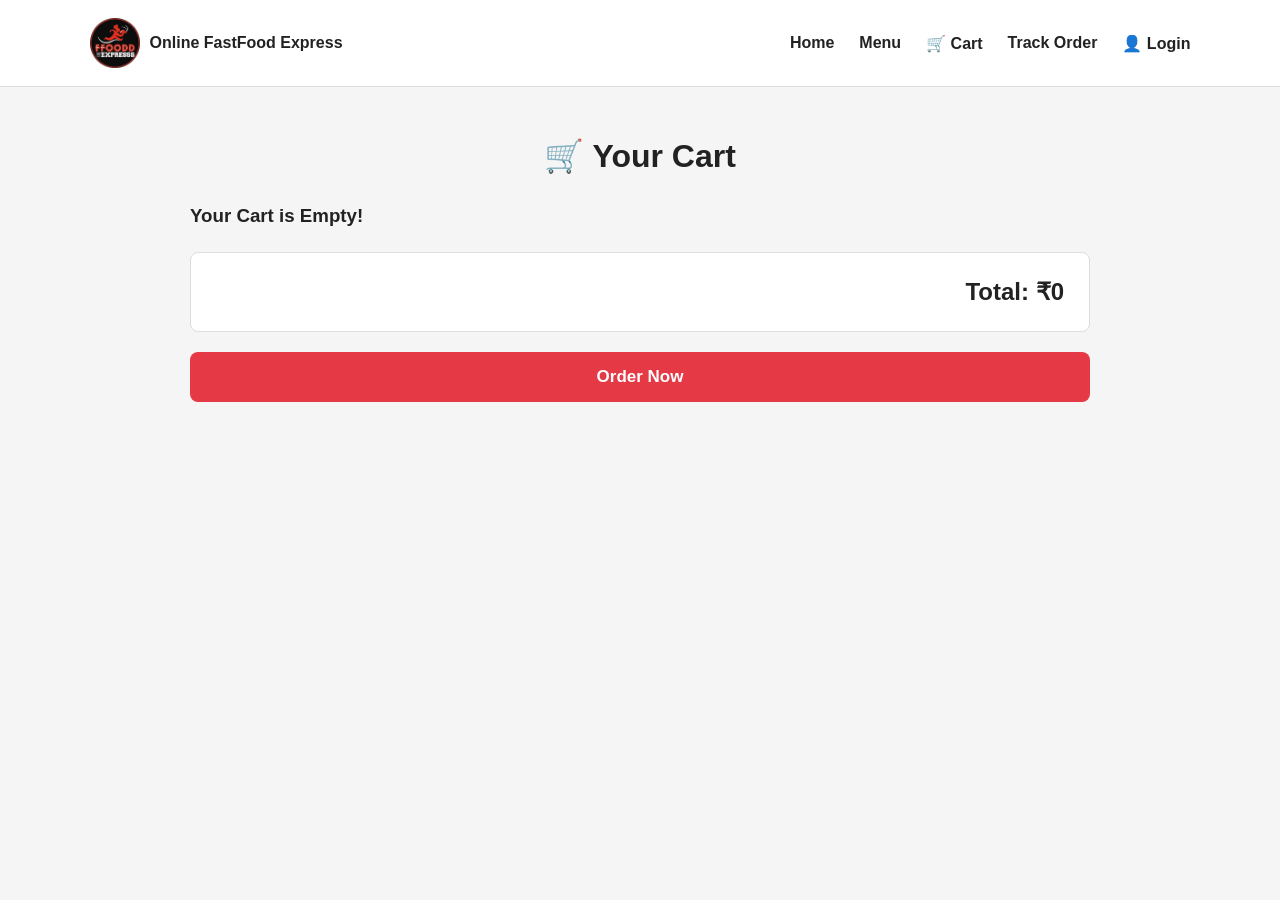
<file: Online FastFood Express/CART/cart.html>
<!DOCTYPE html>
<html lang="en">
<head>
    <meta charset="UTF-8">
    <meta name="viewport" content="width=device-width, initial-scale=1.0">
    <title>Cart - Online FastFood Express</title>
    <link rel="stylesheet" href="cart.css">
</head>
<body>
    <header class="header">
        <div class="logo">
            <img src="../Login page/LOGO.png">
            <span>Online FastFood Express</span>
        </div>
        <nav class="navbar">
            <a href="../home/index.html">Home</a>
            <a href="../menu/menu.html">Menu</a>
            <a href="cart.html">🛒 Cart</a>
            <a href="../TRACK ORDER/tracking.html">Track Order</a>
              <a href="../login page/login.html">👤 Login</a>
        </nav>
    </header>
    <main class="cart-section">
        <h1>🛒 Your Cart</h1>
        <div id="cartItems"></div>
        <div class="cart-total">
            <h2>
                Total: ₹<span id="cartTotal">0</span>
            </h2>
        </div>
        <button type="button" id="orderNowButton">
            Order Now
        </button>
        <div id="checkoutSection" style="display: none;">
            <h2>📦 Delivery Details</h2>
            <p>Please enter your delivery information.</p>
            <form id="deliveryForm">
                <label for="customerName">Full Name</label>
                <input
                    type="text"
                    id="customerName"
                    placeholder="Enter Your Full Name"
                    required
                >
                <label for="mobileNumber">Mobile Number</label>
                <input
                    type="tel"
                    id="mobileNumber"
                    placeholder="Enter 10 Digit Mobile Number"
                    pattern="[0-9]{10}"
                    maxlength="10"
                    required
                >
                <label for="deliveryAddress">Full Address</label>
                <textarea
                    id="deliveryAddress"
                    placeholder="House No, Street, Area, Landmark"
                    required>
                </textarea>
                <label for="city">City</label>
                <input
                    type="text"
                    id="city"
                    placeholder="Enter Your City"
                    required>
                <label for="pincode">Pincode</label>
                <input
                    type="text"
                    id="pincode"
                    placeholder="Enter 6 Digit Pincode"
                    pattern="[0-9]{6}"
                    maxlength="6"
                    required>
                <div class="checkout-summary">
                    <h3>Order Total: ₹<span id="checkoutTotal">0</span></h3>
                </div>
                <button type="submit" id="continuePaymentButton">
                    Continue Payment
                </button>
            </form>
        </div>
        <section class="payment-section"
        id="paymentSection"
        style="display: none;">
            <h2>💳 Select Payment Method</h2>
            <p class="payment-description">
                Choose your preferred payment option.
            </p>
            <form id="paymentForm">
                <label class="payment-option">
                    <input type="radio"
                    name="paymentMethod"
                    value="UPI"
                    required>
                    <span class="payment-icon">📱</span>
                    <span>
                        <strong>UPI Payment</strong>
                        <small>Google Pay, Paytm, PhonePe</small>
                    </span>
                </label>
                <div id="upiApps"
                class="upi-apps"
                style="display: none;">
                    <label class="upi-option">
                        <input type="radio"
                        name="upiApp"
                        value="Google Pay">
                        <img src="../CART/icons8-google-pay-48.png"
                        alt="Google Pay">
                        <span>Google Pay</span>
                    </label>
                    <label class="upi-option">
                        <input type="radio"
                        name="upiApp"
                        value="PhonePe">
                        <img src="../CART/icons8-phone-pe-48.png"
                        alt="PhonePe">
                        <span>PhonePe</span>
                    </label>
                    <label class="upi-option">
                        <input type="radio"
                        name="upiApp"
                        value="Paytm">
                        <img src="../CART/icons8-paytm-94.png"
                        alt="Paytm">
                        <span>Paytm</span>
                    </label>
                </div>
                <label class="payment-option">
                    <input type="radio"
                    name="paymentMethod"
                    value="Debit/Credit Card">
                    <span class="payment-icon">💳</span>
                    <span>
                        <strong>Debit / Credit Card</strong>
                        <small>Pay using your bank card</small>
                    </span>
                </label>
                <div id="cardDetails" style="display: none;">
                    <h3>Debit Card Details</h3>
                    <label>Card holder name</label>
                    <input type="text"
                    placeholder="Demo only - do not enter real card details">
                    <p>
                        Demo form only. Do not enter real card details.
                    </p>
                </div>
                <label class="payment-option">
                    <input type="radio"
                    name="paymentMethod"
                    value="Cash on Delivery">
                    <span class="payment-icon">💵</span>
                    <span>
                        <strong>Cash on Delivery</strong>
                        <small>Pay when your food arrives</small>
                    </span>
                </label>
                <button type="submit" id="placeOrderButton">
                    Place Order
                </button>
            </form>
            <p class="demo-note">
                Note: This is a demo payment system.
                No real payment will be charged.
            </p>
        </section>
    </main>
    <script src="cart.js"></script>
</body>
</html>
</file>
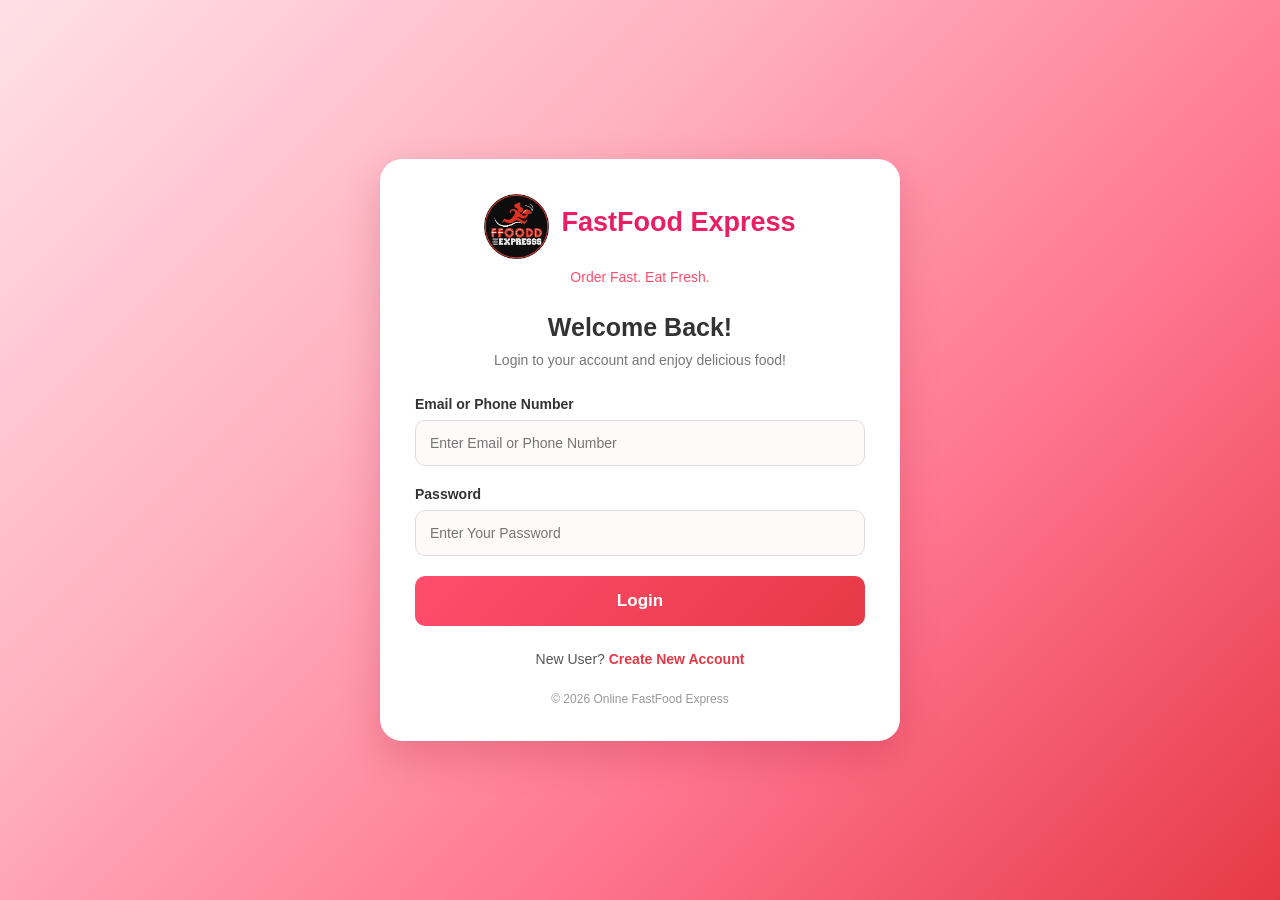
<file: Online FastFood Express/Login page/login.html>
<!DOCTYPE html>
<html lang="en">
<head>
    <meta charset="UTF-8">
    <meta name="viewport" content="width=device-width, initial-scale=1.0">
    <title>Online FastFood Express - Login</title>
    <link rel="stylesheet" href="login.css">
</head>
<body>
    <div class="signup-container">
        <div class="signup-card">
            <div class="logo">
                <img src="../Login page/LOGO.png" alt="FastFood Express Logo">
                <h1>FastFood Express</h1>
            </div>
            <p class="subtitle">Order Fast. Eat Fresh.</p>
            <h2>Welcome Back!</h2>
            <p class="description">
                Login to your account and enjoy delicious food!
            </p>
            <form id="loginForm">
                <label for="loginInput">
                    Email or Phone Number
                </label>
                <input
                    type="text"
                    id="loginInput"
                    placeholder="Enter Email or Phone Number"
                    required
                >
                <label for="password">Password</label>
                <input
                    type="password"
                    id="password"
                    placeholder="Enter Your Password"
                    required
                >
                <button type="submit" class="signup-btn">
                    Login
                </button>
            </form>
            <p id="message"></p>
            <p class="login-text">
                New User?
                <a href="../Login page/Sin up/signup.html">Create New Account</a>
            </p>
            <p class="footer">
                © 2026 Online FastFood Express
            </p>
        </div>
    </div>
    <script type="module" src="login.js"></script>
</body>
</html>
</file>
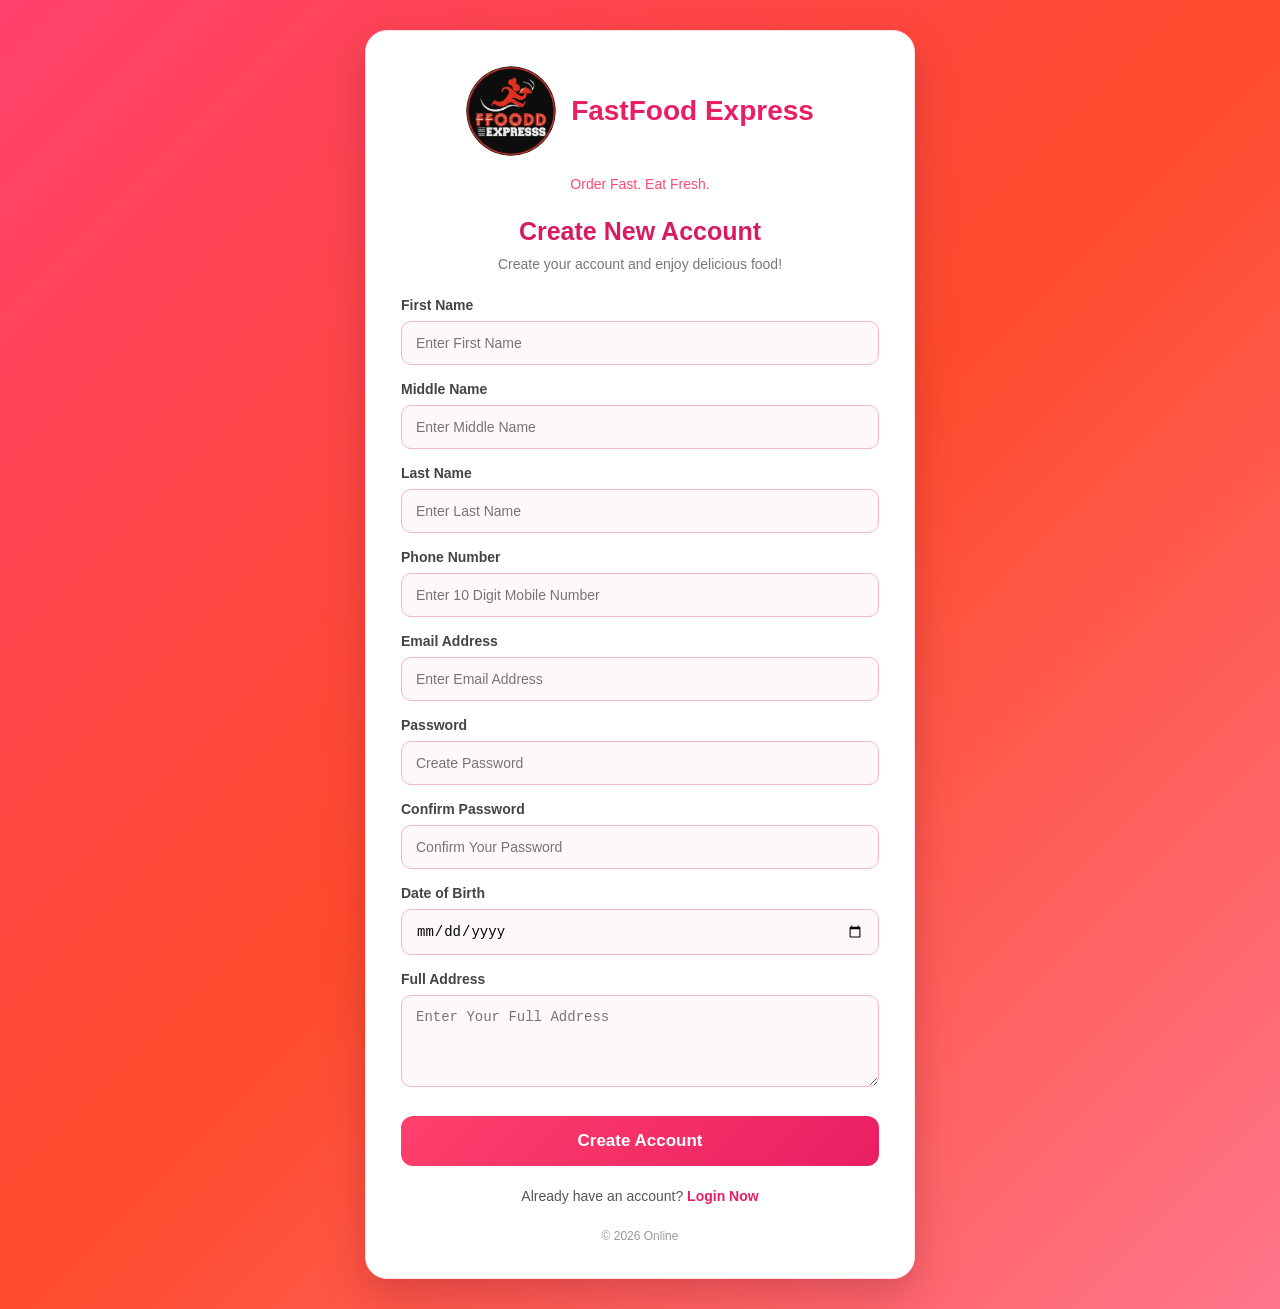
<file: Online FastFood Express/Login page/Sin up/signup.html>
<!DOCTYPE html>
<html lang="en">
<head>
    <meta charset="UTF-8">
    <meta name="viewport" content="width=device-width, initial-scale=1.0">
    <title>Online FastFood Express - Create Account</title>
    <link rel="stylesheet" href="signup.css">
</head>
<body>
    <div class="signup-container">
        <div class="signup-card">
            <div class="brand-logo">
    <img src="../LOGO.png">
    <h1>FastFood Express</h1>
</div>
            <p class="subtitle">Order Fast. Eat Fresh.</p>
            <h2>Create New Account</h2>
            <p class="description">
                Create your account and enjoy delicious food!
            </p>
            <form id="signupForm">
                <label for="firstName">First Name</label>
                <input type="text" id="firstName"
                    placeholder="Enter First Name" required>
                <label for="middleName">Middle Name</label>
                <input type="text" id="middleName"
                    placeholder="Enter Middle Name">
                <label for="lastName">Last Name</label>
                <input type="text" id="lastName"
                    placeholder="Enter Last Name" required>
                <label for="phone">Phone Number</label>
                <input type="tel" id="phone"
                    placeholder="Enter 10 Digit Mobile Number"
                    pattern="[0-9]{10}" maxlength="10" required>
                <label for="email">Email Address</label>
                <input type="email" id="email"
                    placeholder="Enter Email Address" required>
                <label for="password">Password</label>
                <input type="password" id="password"
                    placeholder="Create Password" minlength="6" required>
                <label for="confirmPassword">Confirm Password</label>
                <input type="password" id="confirmPassword"
                    placeholder="Confirm Your Password" minlength="6" required>
                <label for="birthDate">Date of Birth</label>
                <input type="date" id="birthDate" required>
                <label for="address">Full Address</label>
                <textarea id="address"
                    placeholder="Enter Your Full Address"
                    rows="4" required></textarea>
<button
    type="button" class="signup-btn" onclick="window.location.href='../home/index.html'">
    Create Account
            </button>
            </form>
            <p id="message"></p>
            <p class="login-text">
                Already have an account?
                <a href="../login.html">Login Now</a>
            </p>
            <p class="footer">
                © 2026 Online
</file>
<file: Online FastFood Express/CART/cart.css>
* {
    margin: 0;
    padding: 0;
    box-sizing: border-box;
}
body {
    font-family: Arial, sans-serif;
    background: #f5f5f5;
    color: #222;
}
.header {
    width: 100%;
    padding: 18px 7%;
    background: white;
    display: flex;
    align-items: center;
    justify-content: space-between;
    border-bottom: 1px solid #ddd;
}
.logo {
    display: flex;
    align-items: center;
    gap: 10px;
    font-weight: bold;
}
.logo img {
    width: 50px;
    height: 50px;
}
.navbar {
    display: flex;
    gap: 25px;
}
.navbar a {
    text-decoration: none;
    color: #222;
    font-weight: bold;
}
.navbar a:hover {
    color: #e63946;
}
.cart-section {
    width: 80%;
    max-width: 900px;
    margin: 50px auto;
}
.cart-section h1 {
    text-align: center;
    margin-bottom: 30px;
}
.cart-item {
    background: white;
    padding: 20px;
    margin-bottom: 15px;
    border: 1px solid #ddd;
    border-radius: 8px;
    display: flex;
    align-items: center;
    justify-content: space-between;
}
.cart-item h3 {
    margin-bottom: 8px;
    color: #000;
}
.cart-item p {
    color: #000;
    font-weight: bold;
}
.remove-button {
    padding: 12px 22px;
    border: 2px solid #e63946;
    border-radius: 8px;
    background: #e63946;
    color: #000;
    font-size: 14px;
    font-weight: bold;
    cursor: pointer;
}
.remove-button:hover {
    background: #c92f3b;
    border-color: #c92f3b;
}
.quantity-box {
    display: flex;
    align-items: center;
    gap: 12px;
    margin: 12px 0;
}
.quantity-box button {
    width: 35px;
    height: 35px;
    background: #e63946;
    color: white;
    border: none;
    border-radius: 7px;
    font-size: 22px;
    font-weight: bold;
    cursor: pointer;
}
.quantity-box button:hover {
    background: #c92f3b;
}
.quantity-box span {
    color: #000;
    font-size: 18px;
    font-weight: bold;
}
.cart-total {
    background: white;
    padding: 25px;
    margin-top: 25px;
    border: 1px solid #ddd;
    border-radius: 8px;
    text-align: right;
}
#orderNowButton {
    width: 100%;
    padding: 15px;
    margin-top: 20px;
    background: #e63946;
    color: white;
    border: none;
    border-radius: 8px;
    font-size: 17px;
    font-weight: bold;
    cursor: pointer;
}
#orderNowButton:hover {
    background: #c92f3b;
}
#checkoutSection {
    background: white;
    padding: 35px;
    margin-top: 30px;
    border-radius: 12px;
    border: 1px solid #ffd5da;
    box-shadow: 0 8px 25px rgba(230, 57, 70, 0.12);
}
#checkoutSection h2 {
    color: #e63946;
    font-size: 26px;
    margin-bottom: 12px;
}
#checkoutSection > p {
    color: #555;
    margin-bottom: 25px;
}
#deliveryForm {
    display: flex;
    flex-direction: column;
    gap: 12px;
}
#deliveryForm label {
    color: #222;
    font-weight: bold;
    margin-top: 8px;
}
#deliveryForm input,
#deliveryForm textarea {
    width: 100%;
    padding: 14px;
    border: 1px solid #ddd;
    border-radius: 8px;
    background: #fffafa;
    color: #222;
    font-size: 15px;
    font-family: Arial, sans-serif;
    outline: none;
    transition: 0.3s;
}
#deliveryForm textarea {
    min-height: 110px;
    resize: vertical;
}
#deliveryForm input:focus,
#deliveryForm textarea:focus {
    border-color: #e63946;
    background: white;
    box-shadow: 0 0 6px rgba(230, 57, 70, 0.18);
}
.checkout-summary {
    background: #fff0f2;
    padding: 20px;
    margin: 20px 0;
    border: 1px solid #ffcbd1;
    border-radius: 8px;
}
.checkout-summary h3 {
    color: #222;
    font-size: 20px;
}
#continuePaymentButton {
    width: 100%;
    padding: 15px;
    background: #e63946;
    color: white;
    border: none;
    border-radius: 8px;
    font-size: 16px;
    font-weight: bold;
    cursor: pointer;
    transition: 0.3s;
}
#continuePaymentButton:hover {
    background: #c92f3b;
}
.payment-section {
    background: white;
    padding: 30px;
    margin-top: 30px;
    border: 1px solid #ddd;
    border-radius: 10px;
    box-shadow: 0 5px 15px rgba(0, 0, 0, 0.05);
}
.payment-section h2 {
    margin-bottom: 10px;
}
.payment-description {
    color: #777;
    margin-bottom: 25px;
}
.payment-option {
    display: flex;
    align-items: center;
    gap: 15px;
    padding: 18px;
    margin-bottom: 15px;
    border: 1px solid #ddd;
    border-radius: 8px;
    cursor: pointer;
    transition: 0.3s;
}
.payment-option:hover {
    border-color: #e63946;
    background: #fff8f8;
}
.payment-option input {
    width: 18px;
    height: 18px;
    accent-color: #e63946;
}
.payment-icon {
    font-size: 28px;
}
.payment-option strong {
    display: block;
    margin-bottom: 5px;
}
.payment-option small {
    color: #777;
}
#placeOrderButton {
    width: 100%;
    padding: 15px;
    margin-top: 15px;
    border: none;
    border-radius: 7px;
    background: #e63946;
    color: white;
    font-size: 16px;
    font-weight: bold;
    cursor: pointer;
}
#placeOrderButton:hover {
    background: #c92f3b;
}
#placeOrderButton:disabled {
    background: #999;
    cursor: not-allowed;
}
.demo-note {
    margin-top: 18px;
    color: #777;
    font-size: 13px;
    text-align: center;
}
.upi-apps {
    margin: -5px 0 20px 35px;
    padding: 15px;
    background: #fff8f8;
    border-radius: 8px;
}
.upi-option {
    display: flex;
    align-items: center;
    gap: 12px;
    padding: 12px;
    margin-bottom: 8px;
    background: white;
    border: 1px solid #ddd;
    border-radius: 7px;
    cursor: pointer;
    transition: 0.3s;
}
.upi-option input {
    width: 17px;
    height: 17px;
    accent-color: #e63946;
}
.upi-option:hover {
    border-color: #e63946;
}
.upi-option img {
    width: 50px;
    height: 50px;
    object-fit: contain;
    display: block;
}
.upi-option span {
    font-size: 15px;
    font-weight: bold;
}
.upi-option:has(input:checked) {
    border: 2px solid #e63946;
    background: #fff8f8;
}
#cardDetails {
    background: #fff8f8;
    padding: 20px;
    margin: 10px 0 20px 35px;
    border: 1px solid #ddd;
    border-radius: 8px;
}
#cardDetails h3 {
    margin-bottom: 15px;
    color: #222;
}
#cardDetails label {
    display: block;
    margin-top: 12px;
    font-weight: bold;
}
#cardDetails input {
    width: 100%;
    padding: 12px;
    margin-top: 7px;
    border: 1px solid #ccc;
    border-radius: 6px;
    font-size: 14px;
}
#cardDetails input:focus {
    outline: none;
    border-color: #e63946;
}
#cardDetails p {
    margin-top: 12px;
    color: #777;
    font-size: 13px;
}
@media (max-width: 600px) {
    .header {
        flex-direction: column;
        gap: 20px;
    }
    .navbar {
        flex-wrap: wrap;
        justify-content: center;
        gap: 15px;
    }
    .cart-section {
        width: 90%;
    }
    .cart-item {
        flex-direction: column;
        align-items: flex-start;
        gap: 15px;
    }
    .payment-section {
        padding: 20px;
    }
    #checkoutSection {
        padding: 20px;
    }
    #cardDetails {
        margin-left: 0;
    }
    .upi-apps {
        margin-left: 0;
    }
}
</file>
<file: Online FastFood Express/Login page/login.css>
* {
    margin: 0;
    padding: 0;
    box-sizing: border-box;
}
body {
    font-family: Arial, sans-serif;
    min-height: 100vh;
    background: linear-gradient(
        135deg,
        #ffe0e6,
        #ffb3c1,
        #ff758f,
        #e63946
    );
    display: flex;
    justify-content: center;
    align-items: center;
    padding: 30px 15px;
}
.signup-container {
    width: 100%;
    max-width: 520px;
}
.signup-card {
    width: 100%;
    background: #ffffff;
    padding: 35px;
    border-radius: 22px;
    box-shadow: 0 15px 40px rgba(150, 0, 30, 0.20);
}
.signup-card h1 {
    text-align: center;
    color: #e63946;
    font-size: 30px;
    margin-bottom: 8px;
}
.subtitle {
    text-align: center;
    color: #ff4d6d;
    font-size: 14px;
    margin-bottom: 28px;
}
.signup-card h2 {
    text-align: center;
    color: #333333;
    font-size: 25px;
    margin-bottom: 10px;
}
.description {
    text-align: center;
    color: #777777;
    font-size: 14px;
    margin-bottom: 28px;
}
.signup-card label {
    display: block;
    color: #333333;
    font-size: 14px;
    font-weight: bold;
    margin-bottom: 8px;
}
.signup-card input,
.signup-card textarea {
    width: 100%;
    padding: 14px;
    border: 1px solid #dddddd;
    border-radius: 10px;
    background: #fffafa;
    font-size: 14px;
    font-family: Arial, sans-serif;
    margin-bottom: 20px;
    outline: none;
    transition: 0.3s;
}
.signup-card input:focus,
.signup-card textarea:focus {
    border-color: #ff4d6d;
    box-shadow: 0 0 8px rgba(255, 77, 109, 0.25);
    background: #ffffff;
}
.signup-card textarea {
    resize: vertical;
    min-height: 100px;
}
.signup-btn {
    width: 100%;
    padding: 15px;
    border: none;
    border-radius: 10px;
    background: linear-gradient(
        135deg,
        #ff4d6d,
        #e63946
    );
    color: white;
    font-size: 17px;
    font-weight: bold;
    cursor: pointer;
    transition: 0.3s;
}
.signup-btn:hover {
    background: linear-gradient(
        135deg,
        #e63946,
        #c91835
    );
    transform: translateY(-2px);
    box-shadow: 0 6px 15px rgba(230, 57, 70, 0.25);
}
#message {
    text-align: center;
    margin-top: 15px;
    color: #e63946;
    font-size: 14px;
}
.login-text {
    text-align: center;
    margin-top: 25px;
    color: #555555;
    font-size: 14px;
}
.login-text a {
    color: #e63946;
    text-decoration: none;
    font-weight: bold;
}
.login-text a:hover {
    text-decoration: underline;
}
.footer {
    text-align: center;
    color: #999999;
    font-size: 12px;
    margin-top: 25px;
}
@media (max-width: 600px) {
    .signup-card {
        padding: 25px 20px;
    }
    .signup-card h1 {
        font-size: 25px;
    }
    .signup-card h2 {
        font-size: 22px;
    }
}
.logo {
    display: flex;
    align-items: center;
    justify-content: center;
    gap: 12px;
    margin-bottom: 10px;
}
.logo img {
    width: 65px;
    height: 65px;
    object-fit: contain;
}
.logo h1 {
    color: #e91e63;
    font-size: 27px;
}
</file>
<file: Online FastFood Express/Login page/Sin up/signup.css>
* {
    margin: 0;
    padding: 0;
    box-sizing: border-box;
}
body {
    font-family: Arial, sans-serif;
    background: linear-gradient(135deg, #ff416c, #ff4b2b, #ff758c);
    min-height: 100vh;
    display: flex;
    justify-content: center;
    align-items: center;
    padding: 30px 15px;
}
.signup-container {
    width: 100%;
    max-width: 550px;
}
.signup-card {
    background: #ffffff;
    padding: 35px;
    border-radius: 22px;
    box-shadow: 0 15px 40px rgba(100, 0, 30, 0.25);
    border: 1px solid #ffe0e8;
}
.signup-card h1 {
    text-align: center;
    color: #e91e63;
    font-size: 30px;
    margin-bottom: 8px;
}
.subtitle {
    text-align: center;
    color: #ff4b6e;
    margin-bottom: 25px;
    font-size: 14px;
}
.signup-card h2 {
    text-align: center;
    color: #d81b60;
    margin-bottom: 10px;
    font-size: 25px;
}
.description {
    text-align: center;
    color: #777;
    margin-bottom: 25px;
    font-size: 14px;
}
.signup-card label {
    display: block;
    color: #444;
    font-weight: bold;
    margin-bottom: 8px;
    margin-top: 16px;
    font-size: 14px;
}
.signup-card input,
.signup-card textarea {
    width: 100%;
    padding: 13px 14px;
    border: 1px solid #f3b6c8;
    border-radius: 10px;
    outline: none;
    font-size: 14px;
    background: #fff8fa;
    transition: 0.3s;
}
.signup-card input:focus,
.signup-card textarea:focus {
    border-color: #ff416c;
    background: #ffffff;
    box-shadow: 0 0 8px rgba(255, 65, 108, 0.2);
}
.signup-card textarea {
    resize: vertical;
}
.signup-btn {
    width: 100%;
    padding: 15px;
    margin-top: 25px;
    border: none;
    border-radius: 12px;
    background: linear-gradient(135deg, #ff416c, #e91e63);
    color: white;
    font-size: 17px;
    font-weight: bold;
    cursor: pointer;
    transition: 0.3s;
}
.signup-btn:hover {
    background: linear-gradient(135deg, #e91e63, #ff1744);
    transform: translateY(-2px);
    box-shadow: 0 7px 18px rgba(233, 30, 99, 0.3);
}
.login-text {
    text-align: center;
    margin-top: 22px;
    color: #555;
    font-size: 14px;
}
.login-text a {
    color: #e91e63;
    font-weight: bold;
    text-decoration: none;
}
.login-text a:hover {
    color: #ff1744;
    text-decoration: underline;
}
#message {
    text-align: center;
    margin-top: 12px;
    color: #e91e63;
}
.footer {
    text-align: center;
    color: #999;
    font-size: 12px;
    margin-top: 25px;
}
@media (max-width: 600px) {
    .signup-card {
        padding: 22px 18px;
    }
    .signup-card h1 {
        font-size: 25px;
    }
    .signup-card h2 {
        font-size: 22px;
    }
}
.brand-logo {
    display: flex;
    align-items: center;
    justify-content: center;
    gap: 15px;
    margin-bottom: 20px;
}
.brand-logo img {
    width: 90px;
    height: 90px;
    object-fit: contain;
    background: transparent;
    border: none;
    border-radius: 50%;
}
.brand-logo h1 {
    font-size: 28px;
    font-weight: bold;
    color: #e91e63;
    margin: 0;
}
@media (max-width: 480px) {
    .brand-logo img {
        width: 65px;
        height: 65px;
    }
    .brand-logo h1 {
        font-size: 22px;
    }
}
</file>
